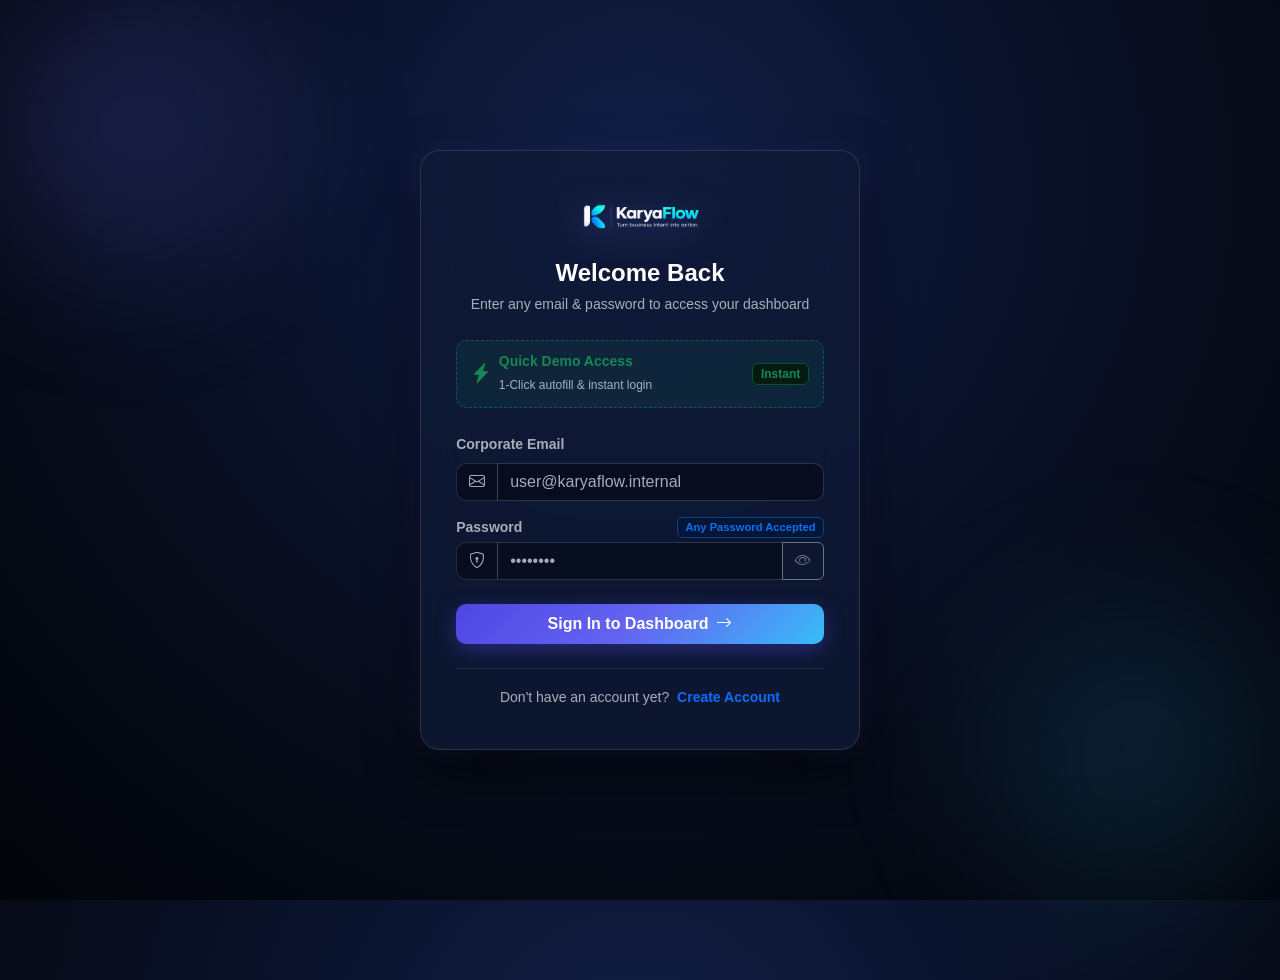
<file: public/login.html>
<!DOCTYPE html>
<html lang="en" data-bs-theme="dark">
<head>
    <meta charset="UTF-8">
    <meta name="viewport" content="width=device-width, initial-scale=1.0">
    <title>Sign In - KaryaFlow Pro</title>
    <link href="https://cdn.jsdelivr.net/npm/bootstrap@5.3.2/dist/css/bootstrap.min.css" rel="stylesheet">
    <link rel="stylesheet" href="https://cdn.jsdelivr.net/npm/bootstrap-icons@1.11.1/font/bootstrap-icons.css">
    <link rel="stylesheet" href="css/style.css">
    <style>
        body {
            margin: 0;
            padding: 0;
            min-height: 100vh;
            display: flex;
            align-items: center;
            justify-content: center;
            background: radial-gradient(circle at 50% 20%, #111e47 0%, #060b18 65%, #02040a 100%);
            overflow-x: hidden;
            position: relative;
        }

        /* Ambient background decorative light spots */
        .ambient-glow-1 {
            position: absolute;
            width: 450px;
            height: 450px;
            background: radial-gradient(circle, rgba(99, 102, 241, 0.22) 0%, transparent 70%);
            top: -100px;
            left: -100px;
            border-radius: 50%;
            pointer-events: none;
            filter: blur(50px);
        }

        .ambient-glow-2 {
            position: absolute;
            width: 450px;
            height: 450px;
            background: radial-gradient(circle, rgba(56, 189, 248, 0.16) 0%, transparent 70%);
            bottom: -80px;
            right: -80px;
            border-radius: 50%;
            pointer-events: none;
            filter: blur(60px);
        }

        /* Modern Glass Card */
        .glass-auth-card {
            max-width: 440px;
            width: 100%;
            background: rgba(15, 26, 54, 0.75);
            backdrop-filter: blur(20px);
            -webkit-backdrop-filter: blur(20px);
            border: 1px solid rgba(255, 255, 255, 0.12);
            border-radius: 20px;
            padding: 2.5rem 2.2rem;
            box-shadow: 0 20px 50px rgba(0, 0, 0, 0.6), 0 0 30px rgba(99, 102, 241, 0.15);
            position: relative;
            z-index: 10;
        }

        .auth-logo {
            height: 52px;
            width: auto;
            max-width: 220px;
            object-fit: contain;
            filter: drop-shadow(0 6px 16px rgba(99, 102, 241, 0.5));
            transition: transform 0.3s ease;
        }

        .auth-logo:hover {
            transform: scale(1.04);
        }

        .form-control, .input-group-text {
            background-color: rgba(6, 11, 24, 0.7);
            border: 1px solid rgba(255, 255, 255, 0.12);
            color: #f8fafc;
            border-radius: 10px;
        }

        .form-control:focus {
            background-color: rgba(11, 19, 41, 0.95);
            border-color: #6366f1;
            box-shadow: 0 0 0 0.25rem rgba(99, 102, 241, 0.25);
            color: #ffffff;
        }

        .btn-gradient {
            background: linear-gradient(135deg, #4f46e5 0%, #6366f1 50%, #38bdf8 100%);
            border: none;
            color: white;
            font-weight: 600;
            padding: 0.75rem 1rem;
            border-radius: 10px;
            box-shadow: 0 6px 20px rgba(79, 70, 229, 0.4);
            transition: all 0.25s ease;
        }

        .btn-gradient:hover {
            background: linear-gradient(135deg, #4338ca 0%, #4f46e5 50%, #0ea5e9 100%);
            transform: translateY(-2px);
            box-shadow: 0 8px 25px rgba(99, 102, 241, 0.55);
            color: white;
        }

        .btn-gradient:active {
            transform: translateY(0);
        }

        .quick-pass-box {
            background: rgba(16, 185, 129, 0.08);
            border: 1px dashed rgba(16, 185, 129, 0.35);
            border-radius: 10px;
            padding: 0.65rem 0.85rem;
            cursor: pointer;
            transition: all 0.2s ease;
        }

        .quick-pass-box:hover {
            background: rgba(16, 185, 129, 0.15);
            border-color: rgba(16, 185, 129, 0.6);
        }
    </style>
</head>
<body>

<div class="ambient-glow-1"></div>
<div class="ambient-glow-2"></div>

<div class="glass-auth-card mx-3">
    <!-- Brand Emblem -->
    <div class="text-center mb-4">
        <a href="index.html">
            <img src="img/logo.png" alt="KaryaFlow" class="auth-logo" onerror="this.onerror=null; this.src='https://placehold.co/200x55/0b1329/38bdf8?text=KaryaFlow';">
        </a>
        <h4 class="fw-bold mt-3 mb-1 text-white">Welcome Back</h4>
        <small class="text-muted">Enter any email & password to access your dashboard</small>
    </div>

    <!-- Quick Access Demo Trigger -->
    <div class="quick-pass-box mb-4 d-flex align-items-center justify-content-between" onclick="quickFillAndLogin()">
        <div class="d-flex align-items-center gap-2">
            <i class="bi bi-lightning-charge-fill text-success fs-5"></i>
            <div>
                <strong class="d-block small text-success">Quick Demo Access</strong>
                <small class="text-muted" style="font-size: 0.75rem;">1-Click autofill & instant login</small>
            </div>
        </div>
        <span class="badge bg-success-subtle text-success border border-success-subtle small px-2 py-1">Instant</span>
    </div>

    <div id="login-alert" class="alert alert-danger py-2 small d-none" role="alert"></div>

    <form onsubmit="handleLogin(event)">
        <!-- Email Input -->
        <div class="mb-3">
            <label class="form-label small text-muted fw-semibold">Corporate Email</label>
            <div class="input-group">
                <span class="input-group-text"><i class="bi bi-envelope text-muted"></i></span>
                <input type="email" id="login-email" class="form-control" placeholder="user@karyaflow.internal" required>
            </div>
        </div>

        <!-- Password Input -->
        <div class="mb-4">
            <div class="d-flex justify-content-between align-items-center mb-1">
                <label class="form-label small text-muted fw-semibold mb-0">Password</label>
                <span class="badge bg-primary-subtle text-primary border border-primary-subtle" style="font-size: 0.7rem;">Any Password Accepted</span>
            </div>
            <div class="input-group">
                <span class="input-group-text"><i class="bi bi-shield-lock text-muted"></i></span>
                <input type="password" id="login-password" class="form-control" placeholder="••••••••" required>
                <button class="btn btn-outline-secondary" type="button" onclick="togglePasswordVisibility('login-password', this)">
                    <i class="bi bi-eye"></i>
                </button>
            </div>
        </div>

        <!-- Submit Button -->
        <button type="submit" id="btn-login" class="btn btn-gradient w-100 py-2 d-flex align-items-center justify-content-center gap-2">
            <span>Sign In to Dashboard</span>
            <i class="bi bi-arrow-right"></i>
        </button>
    </form>

    <!-- Footer Links -->
    <div class="text-center mt-4 border-top border-secondary border-opacity-25 pt-3">
        <small class="text-muted">Don't have an account yet? 
            <a href="signup.html" class="text-primary text-decoration-none fw-semibold ms-1">Create Account</a>
        </small>
    </div>
</div>

<script>
function togglePasswordVisibility(fieldId, btn) {
    const field = document.getElementById(fieldId);
    const icon = btn.querySelector('i');
    if (field.type === 'password') {
        field.type = 'text';
        icon.className = 'bi bi-eye-slash';
    } else {
        field.type = 'password';
        icon.className = 'bi bi-eye';
    }
}

function quickFillAndLogin() {
    document.getElementById('login-email').value = 'shranya@karyaflow.internal';
    document.getElementById('login-password').value = 'admin123';
    document.querySelector('form').requestSubmit();
}

async function handleLogin(e) {
    e.preventDefault();
    const btn = document.getElementById('btn-login');
    const alertBox = document.getElementById('login-alert');
    const email = document.getElementById('login-email').value;
    const password = document.getElementById('login-password').value;

    btn.disabled = true;
    btn.innerHTML = '<span class="spinner-border spinner-border-sm me-2"></span> Authenticating...';
    alertBox.classList.add('d-none');

    try {
        const res = await fetch('api/auth.php?action=login', {
            method: 'POST',
            headers: { 'Content-Type': 'application/json' },
            body: JSON.stringify({ email, password })
        });
        const data = await res.json();

        if (data.success) {
            window.location.href = 'index.html';
        } else {
            alertBox.textContent = data.error || 'Login failed. Please try again.';
            alertBox.classList.remove('d-none');
            btn.disabled = false;
            btn.innerHTML = '<span>Sign In to Dashboard</span> <i class="bi bi-arrow-right"></i>';
        }
    } catch (err) {
        // Permissive fallback
        window.location.href = 'index.html';
    }
}
</script>
</body>
</html>
</file>
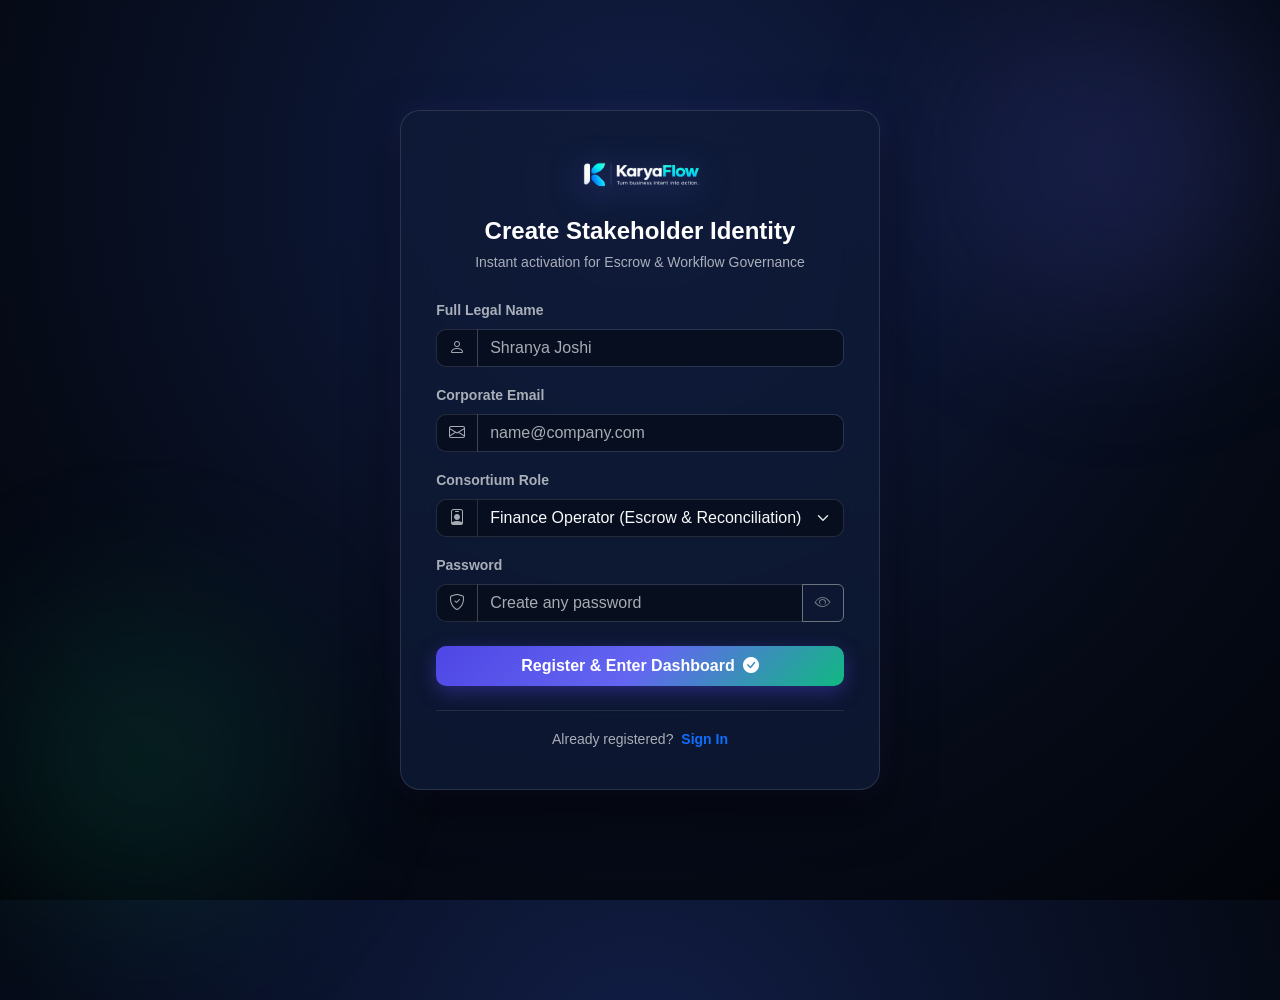
<file: public/signup.html>
<!DOCTYPE html>
<html lang="en" data-bs-theme="dark">
<head>
    <meta charset="UTF-8">
    <meta name="viewport" content="width=device-width, initial-scale=1.0">
    <title>Create Account - KaryaFlow Pro</title>
    <link href="https://cdn.jsdelivr.net/npm/bootstrap@5.3.2/dist/css/bootstrap.min.css" rel="stylesheet">
    <link rel="stylesheet" href="https://cdn.jsdelivr.net/npm/bootstrap-icons@1.11.1/font/bootstrap-icons.css">
    <link rel="stylesheet" href="css/style.css">
    <style>
        body {
            margin: 0;
            padding: 0;
            min-height: 100vh;
            display: flex;
            align-items: center;
            justify-content: center;
            background: radial-gradient(circle at 50% 20%, #111e47 0%, #060b18 65%, #02040a 100%);
            overflow-x: hidden;
            position: relative;
        }

        .ambient-glow-1 {
            position: absolute;
            width: 480px;
            height: 480px;
            background: radial-gradient(circle, rgba(99, 102, 241, 0.22) 0%, transparent 70%);
            top: -80px;
            right: -80px;
            border-radius: 50%;
            pointer-events: none;
            filter: blur(60px);
        }

        .ambient-glow-2 {
            position: absolute;
            width: 480px;
            height: 480px;
            background: radial-gradient(circle, rgba(16, 185, 129, 0.16) 0%, transparent 70%);
            bottom: -100px;
            left: -100px;
            border-radius: 50%;
            pointer-events: none;
            filter: blur(60px);
        }

        .glass-auth-card {
            max-width: 480px;
            width: 100%;
            background: rgba(15, 26, 54, 0.78);
            backdrop-filter: blur(20px);
            -webkit-backdrop-filter: blur(20px);
            border: 1px solid rgba(255, 255, 255, 0.12);
            border-radius: 20px;
            padding: 2.4rem 2.2rem;
            box-shadow: 0 20px 50px rgba(0, 0, 0, 0.6), 0 0 30px rgba(99, 102, 241, 0.15);
            position: relative;
            z-index: 10;
        }

        .auth-logo {
            height: 52px;
            width: auto;
            max-width: 220px;
            object-fit: contain;
            filter: drop-shadow(0 6px 16px rgba(99, 102, 241, 0.5));
            transition: transform 0.3s ease;
        }

        .auth-logo:hover {
            transform: scale(1.04);
        }

        .form-control, .form-select, .input-group-text {
            background-color: rgba(6, 11, 24, 0.7);
            border: 1px solid rgba(255, 255, 255, 0.12);
            color: #f8fafc;
            border-radius: 10px;
        }

        .form-control:focus, .form-select:focus {
            background-color: rgba(11, 19, 41, 0.95);
            border-color: #6366f1;
            box-shadow: 0 0 0 0.25rem rgba(99, 102, 241, 0.25);
            color: #ffffff;
        }

        .btn-gradient {
            background: linear-gradient(135deg, #4f46e5 0%, #6366f1 50%, #10b981 100%);
            border: none;
            color: white;
            font-weight: 600;
            padding: 0.75rem 1rem;
            border-radius: 10px;
            box-shadow: 0 6px 20px rgba(79, 70, 229, 0.4);
            transition: all 0.25s ease;
        }

        .btn-gradient:hover {
            background: linear-gradient(135deg, #4338ca 0%, #4f46e5 50%, #059669 100%);
            transform: translateY(-2px);
            box-shadow: 0 8px 25px rgba(99, 102, 241, 0.55);
            color: white;
        }

        .btn-gradient:active {
            transform: translateY(0);
        }
    </style>
</head>
<body>

<div class="ambient-glow-1"></div>
<div class="ambient-glow-2"></div>

<div class="glass-auth-card mx-3 my-4">
    <!-- Brand Header -->
    <div class="text-center mb-4">
        <a href="index.html">
            <img src="img/logo.png" alt="KaryaFlow" class="auth-logo" onerror="this.onerror=null; this.src='https://placehold.co/200x55/0b1329/38bdf8?text=KaryaFlow';">
        </a>
        <h4 class="fw-bold mt-3 mb-1 text-white">Create Stakeholder Identity</h4>
        <small class="text-muted">Instant activation for Escrow & Workflow Governance</small>
    </div>

    <div id="signup-alert" class="alert alert-danger py-2 small d-none" role="alert"></div>

    <form onsubmit="handleSignup(event)">
        <!-- Legal Name -->
        <div class="mb-3">
            <label class="form-label small text-muted fw-semibold">Full Legal Name</label>
            <div class="input-group">
                <span class="input-group-text"><i class="bi bi-person text-muted"></i></span>
                <input type="text" id="reg-name" class="form-control" placeholder="Shranya Joshi" required>
            </div>
        </div>

        <!-- Corporate Email -->
        <div class="mb-3">
            <label class="form-label small text-muted fw-semibold">Corporate Email</label>
            <div class="input-group">
                <span class="input-group-text"><i class="bi bi-envelope text-muted"></i></span>
                <input type="email" id="reg-email" class="form-control" placeholder="name@company.com" required>
            </div>
        </div>

        <!-- Consortium Role -->
        <div class="mb-3">
            <label class="form-label small text-muted fw-semibold">Consortium Role</label>
            <div class="input-group">
                <span class="input-group-text"><i class="bi bi-person-badge text-muted"></i></span>
                <select id="reg-role" class="form-select">
                    <option value="FINANCE_OPERATOR" selected>Finance Operator (Escrow & Reconciliation)</option>
                    <option value="CFO_APPROVER">CFO Approver (Dual-Key Authorization)</option>
                    <option value="AUDITOR">Auditor (Compliance Inspector)</option>
                </select>
            </div>
        </div>

        <!-- Password -->
        <div class="mb-4">
            <label class="form-label small text-muted fw-semibold">Password</label>
            <div class="input-group">
                <span class="input-group-text"><i class="bi bi-shield-check text-muted"></i></span>
                <input type="password" id="reg-password" class="form-control" placeholder="Create any password" required>
                <button class="btn btn-outline-secondary" type="button" onclick="togglePasswordVisibility('reg-password', this)">
                    <i class="bi bi-eye"></i>
                </button>
            </div>
        </div>

        <!-- Submit Button -->
        <button type="submit" id="btn-register" class="btn btn-gradient w-100 py-2 d-flex align-items-center justify-content-center gap-2">
            <span>Register & Enter Dashboard</span>
            <i class="bi bi-check-circle-fill"></i>
        </button>
    </form>

    <!-- Footer Links -->
    <div class="text-center mt-4 border-top border-secondary border-opacity-25 pt-3">
        <small class="text-muted">Already registered? 
            <a href="login.html" class="text-primary text-decoration-none fw-semibold ms-1">Sign In</a>
        </small>
    </div>
</div>

<script>
function togglePasswordVisibility(fieldId, btn) {
    const field = document.getElementById(fieldId);
    const icon = btn.querySelector('i');
    if (field.type === 'password') {
        field.type = 'text';
        icon.className = 'bi bi-eye-slash';
    } else {
        field.type = 'password';
        icon.className = 'bi bi-eye';
    }
}

async function handleSignup(e) {
    e.preventDefault();
    const btn = document.getElementById('btn-register');
    const alertBox = document.getElementById('signup-alert');
    const name = document.getElementById('reg-name').value;
    const email = document.getElementById('reg-email').value;
    const role = document.getElementById('reg-role').value;
    const password = document.getElementById('reg-password').value;

    btn.disabled = true;
    btn.innerHTML = '<span class="spinner-border spinner-border-sm me-2"></span> Generating Stakeholder Keys...';
    alertBox.classList.add('d-none');

    try {
        const res = await fetch('api/auth.php?action=register', {
            method: 'POST',
            headers: { 'Content-Type': 'application/json' },
            body: JSON.stringify({ name, email, role, password })
        });
        const data = await res.json();

        if (data.success) {
            window.location.href = 'index.html';
        } else {
            alertBox.textContent = data.error || 'Registration failed.';
            alertBox.classList.remove('d-none');
            btn.disabled = false;
            btn.innerHTML = '<span>Register & Enter Dashboard</span> <i class="bi bi-check-circle-fill"></i>';
        }
    } catch (err) {
        // Permissive fallback
        window.location.href = 'index.html';
    }
}
</script>
</body>
</html>
</file>
<file: public/css/style.css>
/* ==============================================================
   KARYAFLOW PRO - COMPLETE UNIFIED STYLESHEET
   ============================================================== */

:root {
  --bg-main: #060b18;
  --bg-surface: #0b1329;
  --bg-card: #0f1a36;
  --text-primary: #f8fafc;
  --text-muted: #94a3b8;
  --border-color: rgba(255, 255, 255, 0.08);

  --primary: #4f46e5;
  --primary-glow: #6366f1;
  --success: #10b981;
  --warning: #f59e0b;
  --danger: #ef4444;

  --sidebar-width: 250px;
  --sidebar-bg: #070d1e;
  --sidebar-text: #94a3b8;
}

[data-bs-theme="light"] {
  --bg-main: #f8fafc;
  --bg-surface: #ffffff;
  --bg-card: #ffffff;
  --text-primary: #0f172a;
  --text-muted: #64748b;
  --border-color: #e2e8f0;
  --sidebar-bg: #0b1329;
  --sidebar-text: #94a3b8;
}

* { box-sizing: border-box; }

body {
  font-family: -apple-system, BlinkMacSystemFont, "Segoe UI", Roboto, sans-serif;
  background-color: var(--bg-main);
  color: var(--text-primary);
  margin: 0;
  padding: 0;
  min-height: 100vh;
  overflow-x: hidden;
}

#wrapper {
  display: flex;
  width: 100%;
  min-height: 100vh;
}

/* Fixed Sidebar */
#sidebar-wrapper {
  width: var(--sidebar-width);
  min-width: var(--sidebar-width);
  background-color: var(--sidebar-bg);
  border-right: 1px solid var(--border-color);
  display: flex;
  flex-direction: column;
  flex-shrink: 0;
  z-index: 1020;
  transition: margin-left 0.25s ease;
}

body.toggled #sidebar-wrapper {
  margin-left: calc(-1 * var(--sidebar-width));
}

/* Sidebar Logo Header - Shifted Left & Enlarged */
.sidebar-heading {
  height: 88px;
  padding: 0 0.75rem;
  display: flex;
  align-items: center;
  justify-content: flex-start;
  border-bottom: 1px solid rgba(255, 255, 255, 0.08);
}

.sidebar-heading img {
  height: 58px;
  width: auto;
  max-width: 225px;
  object-fit: contain;
  margin-left: -4px;
  transform: scale(1.22);
  transform-origin: left center;
  filter: drop-shadow(0 3px 8px rgba(0, 0, 0, 0.45));
}

#sidebar-wrapper .list-group { flex: 1; }

#sidebar-wrapper .list-group-item {
  color: var(--sidebar-text);
  background: transparent;
  border: none;
  padding: 0.85rem 1.25rem;
  font-size: 0.88rem;
  font-weight: 500;
  display: flex;
  align-items: center;
  cursor: pointer;
  text-decoration: none;
  transition: all 0.2s ease;
}

#sidebar-wrapper .list-group-item:hover {
  color: #ffffff;
  background-color: rgba(255, 255, 255, 0.06);
}

#sidebar-wrapper .list-group-item.active {
  color: #ffffff;
  background: linear-gradient(90deg, rgba(99, 102, 241, 0.25) 0%, transparent 100%);
  border-left: 4px solid var(--primary-glow);
}

/* Content Area */
#page-content-wrapper {
  flex: 1;
  min-width: 0;
  display: flex;
  flex-direction: column;
  background-color: var(--bg-main);
}

nav.navbar {
  background-color: var(--bg-surface) !important;
  border-bottom: 1px solid var(--border-color);
  min-height: 70px;
  z-index: 1010;
}

/* Cards & Surfaces */
.card {
  background-color: var(--bg-card);
  border: 1px solid var(--border-color);
  border-radius: 10px;
  color: var(--text-primary);
  box-shadow: 0 1px 3px rgba(0, 0, 0, 0.05);
}

.table { color: var(--text-primary); }
.table-hover tbody tr:hover { background-color: rgba(99, 102, 241, 0.06); }

/* Step Progression Cards */
.step-card {
  background-color: var(--bg-surface);
  border: 1px solid var(--border-color);
  border-left: 5px solid #94a3b8;
  border-radius: 8px;
  padding: 12px 16px;
  margin-bottom: 10px;
  transition: all 0.25s ease;
}

.step-card.running {
  border-left-color: #6366f1;
  background: linear-gradient(90deg, rgba(99, 102, 241, 0.08) 0%, var(--bg-surface) 100%);
  box-shadow: 0 0 10px rgba(99, 102, 241, 0.12);
}

.step-card.completed {
  border-left-color: #10b981;
}

.step-card.failed {
  border-left-color: #ef4444;
  background: linear-gradient(90deg, rgba(239, 68, 68, 0.08) 0%, var(--bg-surface) 100%);
}

.step-card.waiting {
  border-left-color: #f59e0b;
}

/* Simulation Scenario Buttons */
.sim-trigger-btn {
  border: 1px solid var(--border-color);
  border-radius: 8px;
  padding: 12px 14px;
  background: var(--bg-surface);
  color: var(--text-primary);
  width: 100%;
  cursor: pointer;
  transition: all 0.2s ease;
}

.sim-trigger-btn:hover {
  transform: translateY(-2px);
  border-color: rgba(99, 102, 241, 0.4);
  box-shadow: 0 4px 10px rgba(0, 0, 0, 0.1);
}

/* Terminal Card */
.terminal-card {
  background-color: #030712;
  color: #38bdf8;
  border: 1px solid #1e293b;
  border-radius: 8px;
  padding: 1rem;
  font-family: monospace;
  font-size: 0.85rem;
  word-break: break-all;
}

/* SVG DAG Animations */
@keyframes beamTravel {
  0% { stroke-dashoffset: 40; }
  100% { stroke-dashoffset: 0; }
}

.dag-line-active {
  stroke-dasharray: 6, 4;
  animation: beamTravel 1s linear infinite;
}

@keyframes nodePulseGlow {
  0% { filter: drop-shadow(0 0 2px rgba(99, 102, 241, 0.4)); }
  50% { filter: drop-shadow(0 0 8px rgba(99, 102, 241, 0.8)); }
  100% { filter: drop-shadow(0 0 2px rgba(99, 102, 241, 0.4)); }
}

.dag-node-running {
  animation: nodePulseGlow 1.8s infinite ease-in-out;
}

.dag-node {
  cursor: pointer;
  transition: transform 0.2s ease;
}

.dag-node:hover {
  transform: scale(1.04);
  transform-origin: center;
}

/* Toast Container */
.toast-container {
  position: fixed;
  bottom: 20px;
  right: 20px;
  z-index: 99999;
}

/* ==============================================================
   BLINKIT / ZOMATO STYLE SPLASH SCREEN (ZOOM IN & ZOOM OUT)
   ============================================================== */

#app-splash-screen {
  position: fixed;
  inset: 0;
  width: 100vw;
  height: 100vh;
  background: radial-gradient(circle at center, #0b1a42 0%, #030712 100%);
  display: flex;
  align-items: center;
  justify-content: center;
  z-index: 99999;
  overflow: hidden;
  transition: opacity 0.7s cubic-bezier(0.4, 0, 0.2, 1), transform 0.7s cubic-bezier(0.4, 0, 0.2, 1);
}

/* Pulsing backdrop aura */
.splash-aura-glow {
  position: absolute;
  width: 500px;
  height: 500px;
  background: radial-gradient(circle, rgba(99, 102, 241, 0.25) 0%, rgba(56, 189, 248, 0.08) 40%, transparent 70%);
  border-radius: 50%;
  animation: auraPulse 2.2s infinite ease-in-out;
  pointer-events: none;
}

.splash-content {
  position: relative;
  display: flex;
  flex-direction: column;
  align-items: center;
  justify-content: center;
  z-index: 2;
  padding: 1.5rem;
}

/* Extra-large, centered logo container */
.splash-logo-wrapper {
  animation: blinkitZoomSequence 2s cubic-bezier(0.22, 1, 0.36, 1) forwards;
}

.splash-logo {
  height: 130px;
  width: auto;
  max-width: 480px;
  object-fit: contain;
  filter: drop-shadow(0 15px 40px rgba(99, 102, 241, 0.75))
          drop-shadow(0 0 25px rgba(56, 189, 248, 0.45));
}

.splash-tagline {
  font-size: 1.15rem;
  letter-spacing: 0.16em;
  text-transform: uppercase;
  color: #e2e8f0;
  font-weight: 700;
  display: flex;
  align-items: center;
  opacity: 0;
  animation: splashFadeUp 0.8s ease 0.6s forwards;
  text-shadow: 0 2px 12px rgba(0, 0, 0, 0.8);
}

.pulse-dot {
  width: 10px;
  height: 10px;
  background-color: #10b981;
  border-radius: 50%;
  display: inline-block;
  box-shadow: 0 0 14px #10b981;
}

/* Multi-stage Blinkit/Zomato style Zoom-In -> Zoom-Out -> Settle */
@keyframes blinkitZoomSequence {
  0% {
    opacity: 0;
    transform: scale(0.15);
    filter: blur(16px);
  }
  45% {
    opacity: 1;
    transform: scale(1.35); /* Zoom In aggressively */
    filter: blur(0px);
  }
  70% {
    transform: scale(0.92); /* Zoom Out breathing bounce */
  }
  88% {
    transform: scale(1.06); /* Micro-settle */
  }
  100% {
    opacity: 1;
    transform: scale(1.0);  /* Ready for transition */
  }
}

@keyframes auraPulse {
  0% { transform: scale(0.85); opacity: 0.4; }
  50% { transform: scale(1.2); opacity: 0.85; }
  100% { transform: scale(0.85); opacity: 0.4; }
}

@keyframes splashFadeUp {
  0% { opacity: 0; transform: translateY(16px); }
  100% { opacity: 1; transform: translateY(0); }
}

/* Dramatic exit scale-out into the actual dashboard */
#app-splash-screen.splash-exit {
  opacity: 0;
  transform: scale(1.25);
  pointer-events: none;
}

@media (max-width: 991.98px) {
  #sidebar-wrapper { margin-left: calc(-1 * var(--sidebar-width)); }
  body.toggled #sidebar-wrapper { margin-left: 0; }
  .splash-logo {
    height: 95px;
    max-width: 320px;
  }
  .splash-tagline {
    font-size: 0.95rem;
  }
}
</file>
